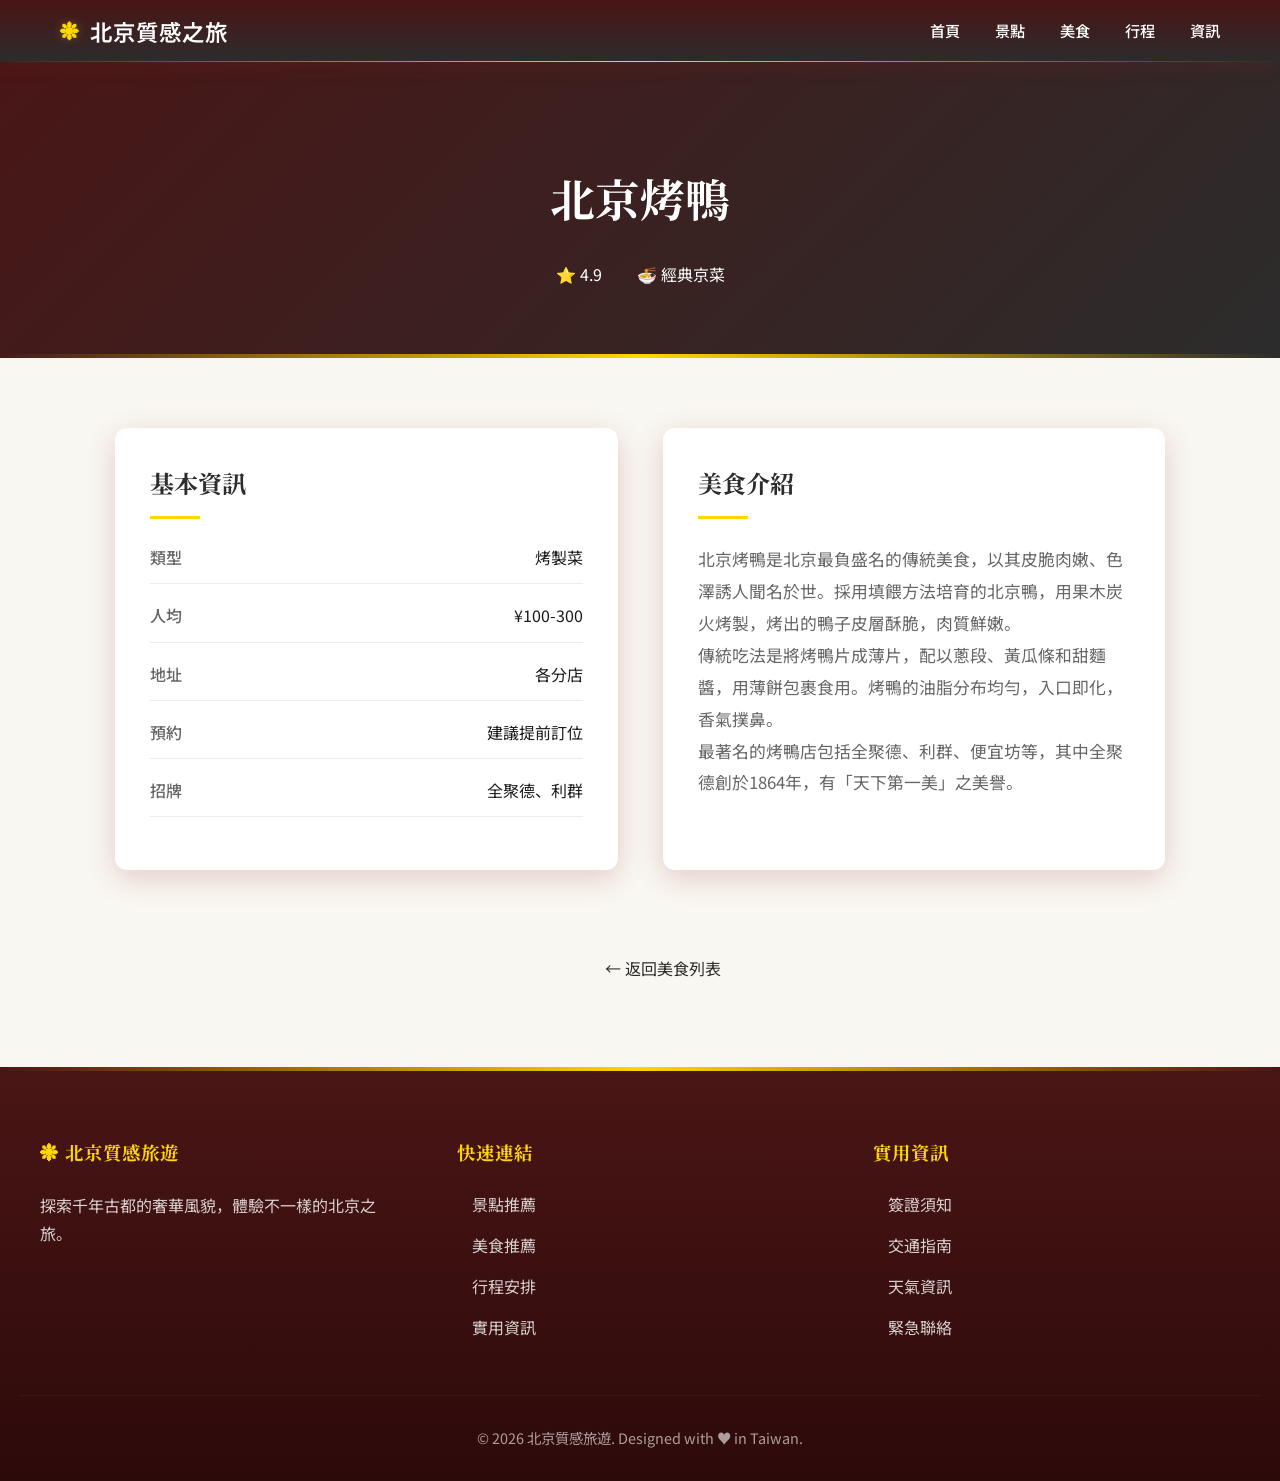
<file: food-detail.html>
<!DOCTYPE html>
<html lang="zh-TW">
<head>
  <meta charset="UTF-8">
  <meta name="viewport" content="width=device-width, initial-scale=1.0">
  <title>美食詳情 | 北京質感旅遊</title>
  <link rel="preconnect" href="https://fonts.googleapis.com">
  <link rel="preconnect" href="https://fonts.gstatic.com" crossorigin>
  <link href="https://fonts.googleapis.com/css2?family=Noto+Sans+JP:wght@400;500;700&family=Noto+Serif+JP:wght@400;600;700&display=swap" rel="stylesheet">
  <link rel="stylesheet" href="css/style.css">
</head>
<body>
  <nav class="nav">
    <div class="nav-container">
      <a href="index.html" class="logo">
        <span class="logo-icon">❋</span>
        北京質感之旅
      </a>
      <ul class="nav-links" id="navLinks">
        <li><a href="index.html">首頁</a></li>
        <li><a href="spots.html">景點</a></li>
        <li><a href="foods.html">美食</a></li>
        <li><a href="itinerary.html">行程</a></li>
        <li><a href="info.html">資訊</a></li>
      </ul>
      <div class="nav-toggle" onclick="toggleNav()">
        <span></span>
        <span></span>
        <span></span>
      </div>
    </div>
  </nav>

  <header class="detail-header">
    <h1>北京烤鴨</h1>
    <div class="detail-meta">
      <span>⭐ 4.9</span>
      <span>🍜 經典京菜</span>
    </div>
  </header>

  <section class="detail-content">
    <div class="detail-grid">
      <div class="detail-info">
        <h3>基本資訊</h3>
        <p><span>類型</span><span>烤製菜</span></p>
        <p><span>人均</span><span>¥100-300</span></p>
        <p><span>地址</span><span>各分店</span></p>
        <p><span>預約</span><span>建議提前訂位</span></p>
        <p><span>招牌</span><span>全聚德、利群</span></p>
      </div>
      <div class="detail-description">
        <h3>美食介紹</h3>
        <p>北京烤鴨是北京最負盛名的傳統美食，以其皮脆肉嫩、色澤誘人聞名於世。採用填餵方法培育的北京鴨，用果木炭火烤製，烤出的鴨子皮層酥脆，肉質鮮嫩。</p>
        <p>傳統吃法是將烤鴨片成薄片，配以蔥段、黃瓜條和甜麵醬，用薄餅包裹食用。烤鴨的油脂分布均勻，入口即化，香氣撲鼻。</p>
        <p>最著名的烤鴨店包括全聚德、利群、便宜坊等，其中全聚德創於1864年，有「天下第一美」之美譽。</p>
      </div>
    </div>
    <div style="text-align: center; margin-top: 40px;">
      <a href="foods.html" class="back-link">← 返回美食列表</a>
    </div>
  </section>

  <footer class="footer">
    <div class="footer-container">
      <div>
        <h4 class="footer-logo">❋ 北京質感旅遊</h4>
        <p style="opacity: 0.8; line-height: 1.8;">探索千年古都的奢華風貌，體驗不一樣的北京之旅。</p>
      </div>
      <div>
        <h4>快速連結</h4>
        <ul class="footer-links">
          <li><a href="spots.html">景點推薦</a></li>
          <li><a href="foods.html">美食推薦</a></li>
          <li><a href="itinerary.html">行程安排</a></li>
          <li><a href="info.html">實用資訊</a></li>
        </ul>
      </div>
      <div>
        <h4>實用資訊</h4>
        <ul class="footer-links">
          <li><a href="info.html">簽證須知</a></li>
          <li><a href="info.html">交通指南</a></li>
          <li><a href="info.html">天氣資訊</a></li>
          <li><a href="info.html">緊急聯絡</a></li>
        </ul>
      </div>
    </div>
    <div class="footer-bottom">
      <p>© 2026 北京質感旅遊. Designed with ♥ in Taiwan.</p>
    </div>
  </footer>

  <script>
    function toggleNav() {
      var navLinks = document.getElementById('navLinks');
      navLinks.classList.toggle('active');
    }
  </script>
</body>
</html>
</file>
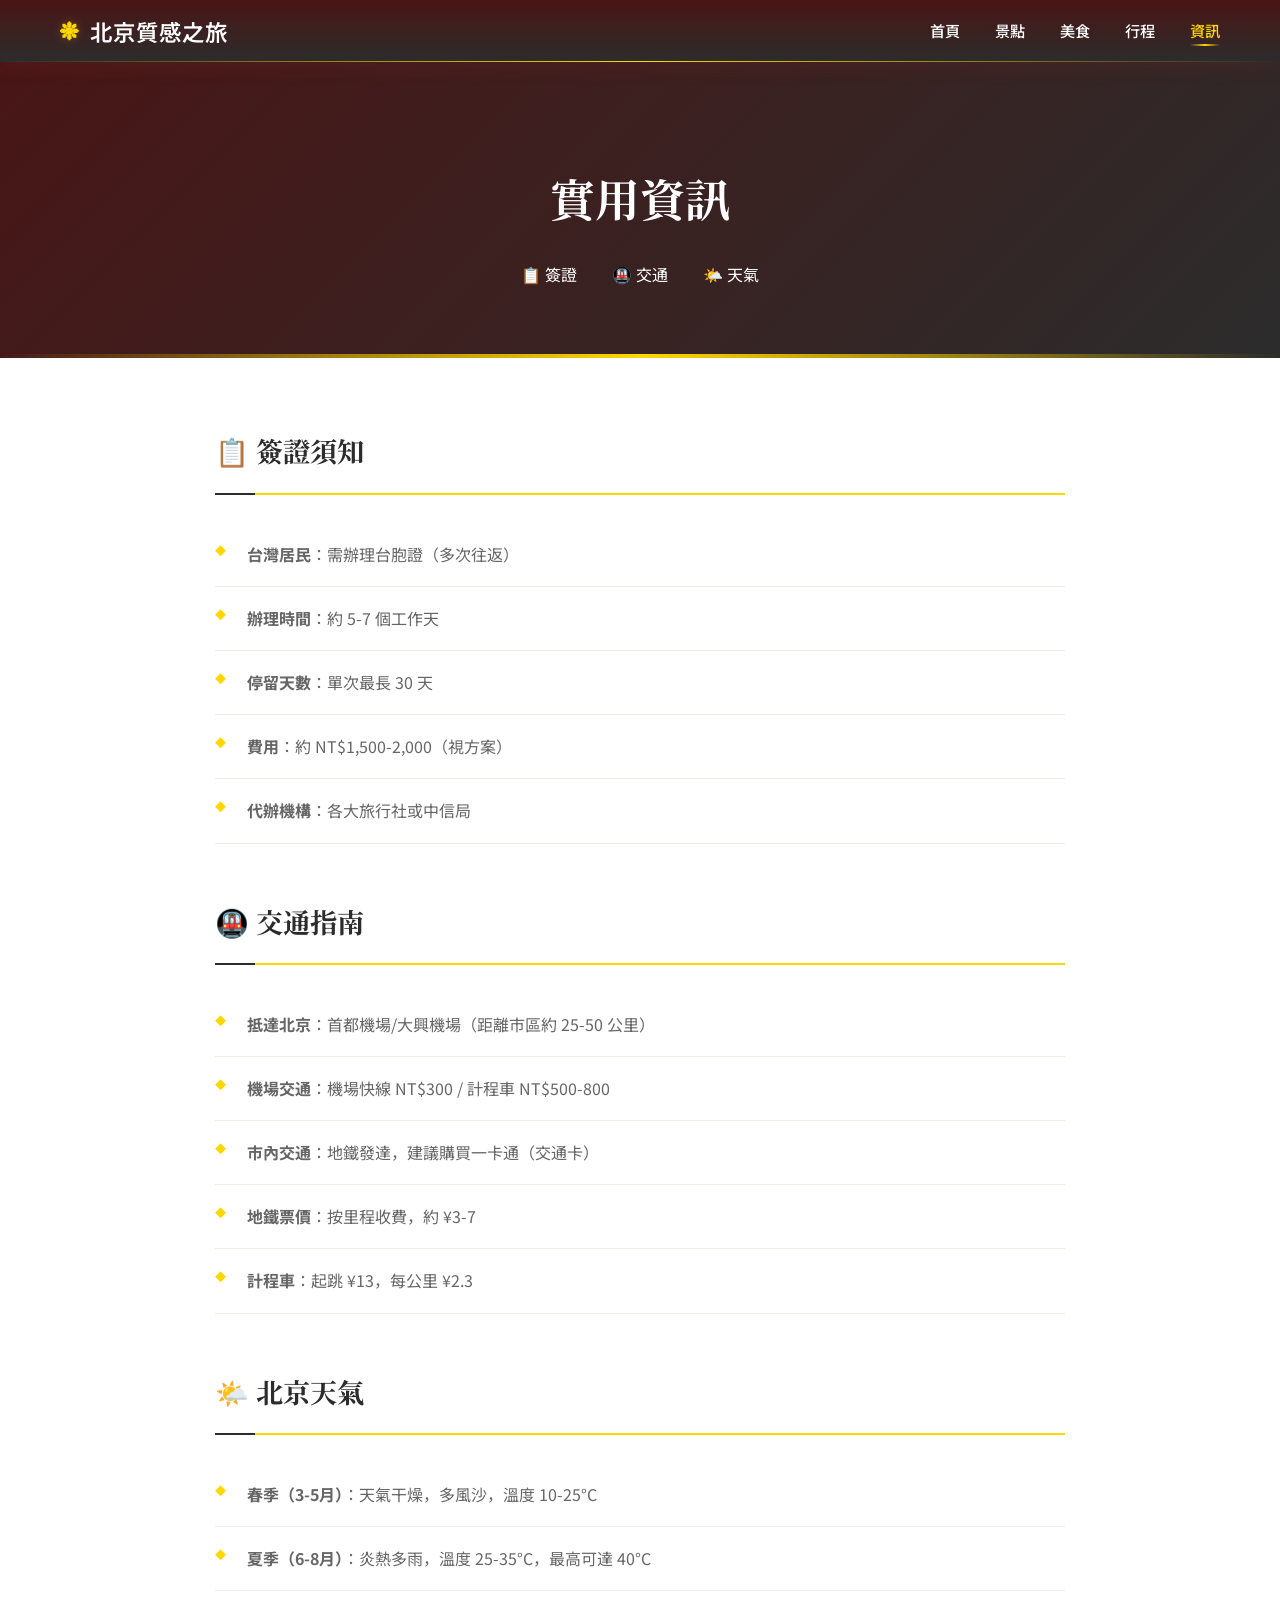
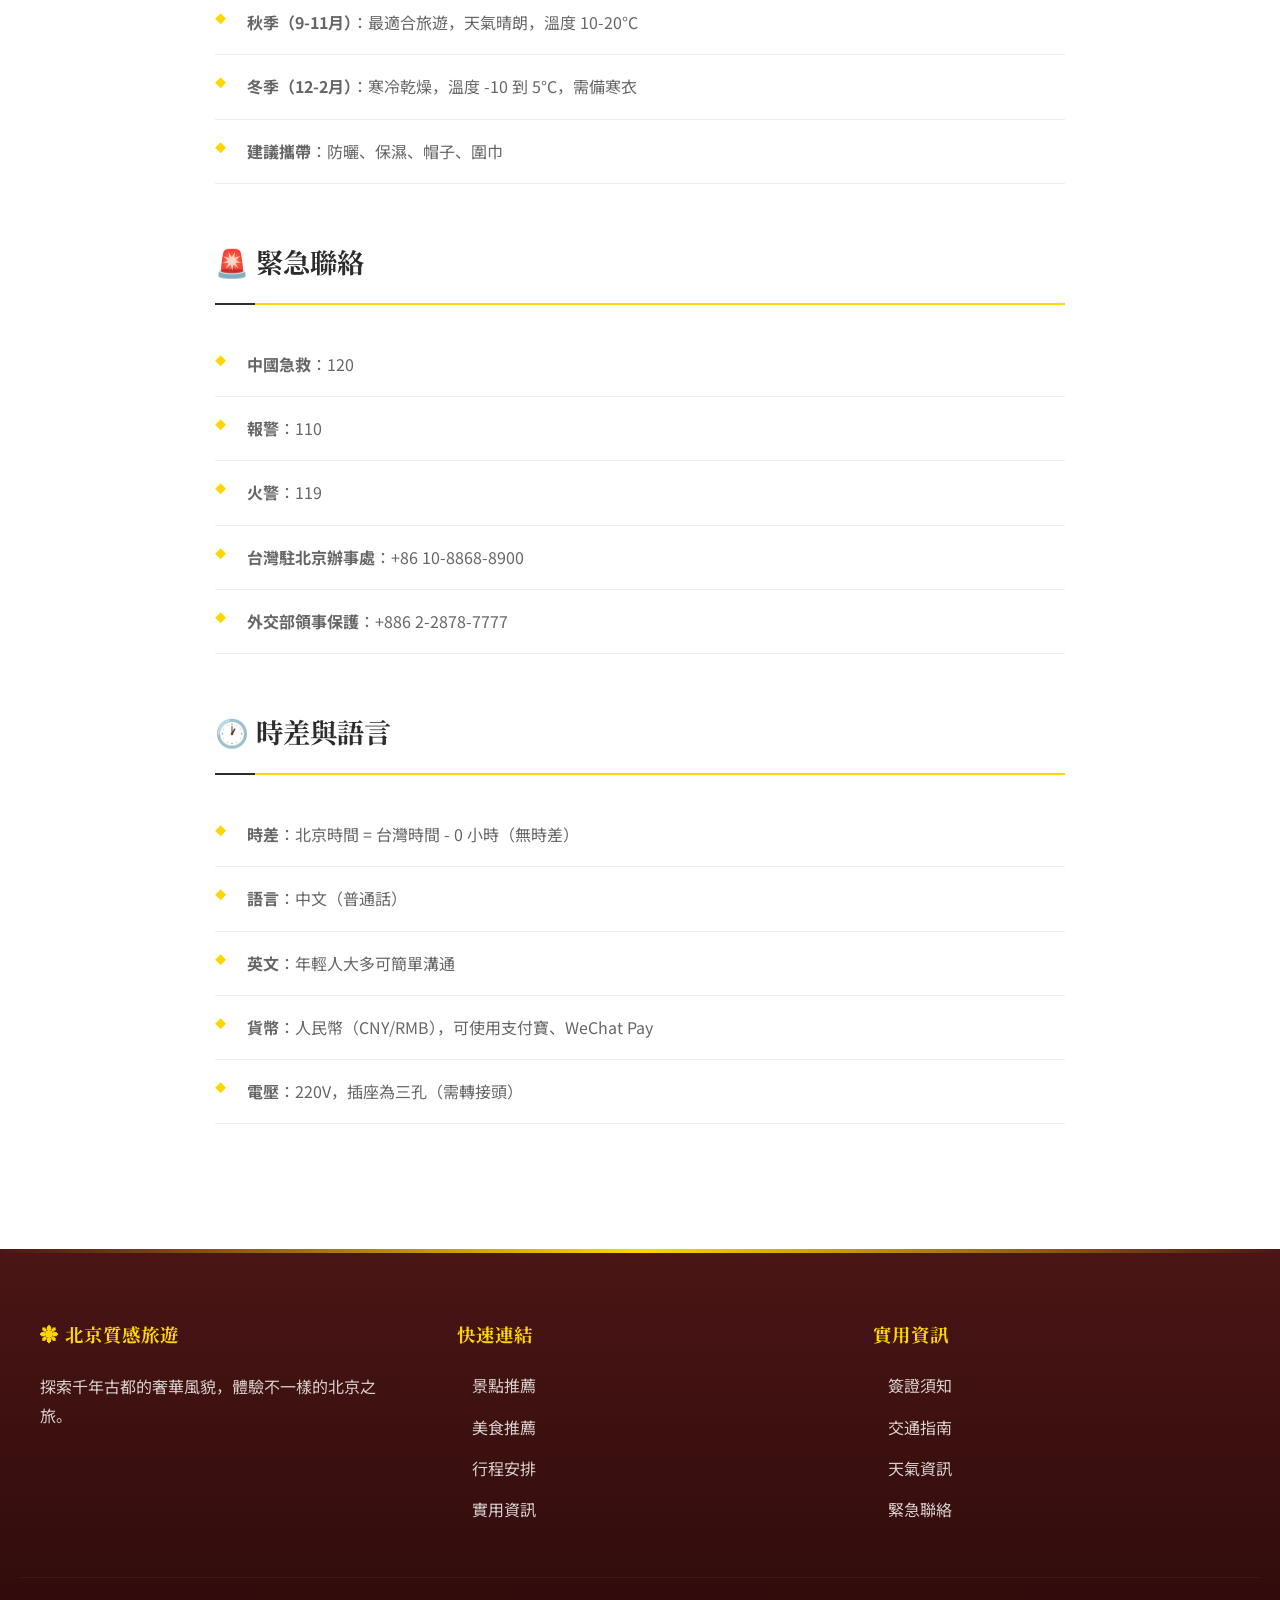
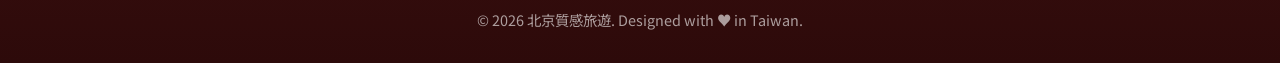
<file: info.html>
<!DOCTYPE html>
<html lang="zh-TW">
<head>
  <meta charset="UTF-8">
  <meta name="viewport" content="width=device-width, initial-scale=1.0">
  <title>實用資訊 | 北京質感旅遊</title>
  <link rel="preconnect" href="https://fonts.googleapis.com">
  <link rel="preconnect" href="https://fonts.gstatic.com" crossorigin>
  <link href="https://fonts.googleapis.com/css2?family=Noto+Sans+JP:wght@400;500;700&family=Noto+Serif+JP:wght@400;600;700&display=swap" rel="stylesheet">
  <link rel="stylesheet" href="css/style.css">
</head>
<body>
  <nav class="nav">
    <div class="nav-container">
      <a href="index.html" class="logo">
        <span class="logo-icon">❋</span>
        北京質感之旅
      </a>
      <ul class="nav-links" id="navLinks">
        <li><a href="index.html">首頁</a></li>
        <li><a href="spots.html">景點</a></li>
        <li><a href="foods.html">美食</a></li>
        <li><a href="itinerary.html">行程</a></li>
        <li><a href="info.html" class="nav-active">資訊</a></li>
      </ul>
      <div class="nav-toggle" onclick="toggleNav()">
        <span></span>
        <span></span>
        <span></span>
      </div>
    </div>
  </nav>

  <header class="detail-header">
    <h1>實用資訊</h1>
    <div class="detail-meta">
      <span>📋 簽證</span>
      <span>🚇 交通</span>
      <span>🌤️ 天氣</span>
    </div>
  </header>

  <section class="info-section">
    <div class="info-container">
      <div class="info-block">
        <h3>📋 簽證須知</h3>
        <ul>
          <li><strong>台灣居民</strong>：需辦理台胞證（多次往返）</li>
          <li><strong>辦理時間</strong>：約 5-7 個工作天</li>
          <li><strong>停留天數</strong>：單次最長 30 天</li>
          <li><strong>費用</strong>：約 NT$1,500-2,000（視方案）</li>
          <li><strong>代辦機構</strong>：各大旅行社或中信局</li>
        </ul>
      </div>

      <div class="info-block">
        <h3>🚇 交通指南</h3>
        <ul>
          <li><strong>抵達北京</strong>：首都機場/大興機場（距離市區約 25-50 公里）</li>
          <li><strong>機場交通</strong>：機場快線 NT$300 / 計程車 NT$500-800</li>
          <li><strong>市內交通</strong>：地鐵發達，建議購買一卡通（交通卡）</li>
          <li><strong>地鐵票價</strong>：按里程收費，約 ¥3-7</li>
          <li><strong>計程車</strong>：起跳 ¥13，每公里 ¥2.3</li>
        </ul>
      </div>

      <div class="info-block">
        <h3>🌤️ 北京天氣</h3>
        <ul>
          <li><strong>春季（3-5月）</strong>：天氣干燥，多風沙，溫度 10-25°C</li>
          <li><strong>夏季（6-8月）</strong>：炎熱多雨，溫度 25-35°C，最高可達 40°C</li>
          <li><strong>秋季（9-11月）</strong>：最適合旅遊，天氣晴朗，溫度 10-20°C</li>
          <li><strong>冬季（12-2月）</strong>：寒冷乾燥，溫度 -10 到 5°C，需備寒衣</li>
          <li><strong>建議攜帶</strong>：防曬、保濕、帽子、圍巾</li>
        </ul>
      </div>

      <div class="info-block">
        <h3>🚨 緊急聯絡</h3>
        <ul>
          <li><strong>中國急救</strong>：120</li>
          <li><strong>報警</strong>：110</li>
          <li><strong>火警</strong>：119</li>
          <li><strong>台灣駐北京辦事處</strong>：+86 10-8868-8900</li>
          <li><strong>外交部領事保護</strong>：+886 2-2878-7777</li>
        </ul>
      </div>

      <div class="info-block">
        <h3>🕐 時差與語言</h3>
        <ul>
          <li><strong>時差</strong>：北京時間 = 台灣時間 - 0 小時（無時差）</li>
          <li><strong>語言</strong>：中文（普通話）</li>
          <li><strong>英文</strong>：年輕人大多可簡單溝通</li>
          <li><strong>貨幣</strong>：人民幣（CNY/RMB），可使用支付寶、WeChat Pay</li>
          <li><strong>電壓</strong>：220V，插座為三孔（需轉接頭）</li>
        </ul>
      </div>
    </div>
  </section>

  <footer class="footer">
    <div class="footer-container">
      <div>
        <h4 class="footer-logo">❋ 北京質感旅遊</h4>
        <p style="opacity: 0.8; line-height: 1.8;">探索千年古都的奢華風貌，體驗不一樣的北京之旅。</p>
      </div>
      <div>
        <h4>快速連結</h4>
        <ul class="footer-links">
          <li><a href="spots.html">景點推薦</a></li>
          <li><a href="foods.html">美食推薦</a></li>
          <li><a href="itinerary.html">行程安排</a></li>
          <li><a href="info.html">實用資訊</a></li>
        </ul>
      </div>
      <div>
        <h4>實用資訊</h4>
        <ul class="footer-links">
          <li><a href="info.html">簽證須知</a></li>
          <li><a href="info.html">交通指南</a></li>
          <li><a href="info.html">天氣資訊</a></li>
          <li><a href="info.html">緊急聯絡</a></li>
        </ul>
      </div>
    </div>
    <div class="footer-bottom">
      <p>© 2026 北京質感旅遊. Designed with ♥ in Taiwan.</p>
    </div>
  </footer>

  <script>
    function toggleNav() {
      var navLinks = document.getElementById('navLinks');
      navLinks.classList.toggle('active');
    }
  </script>
</body>
</html>
</file>
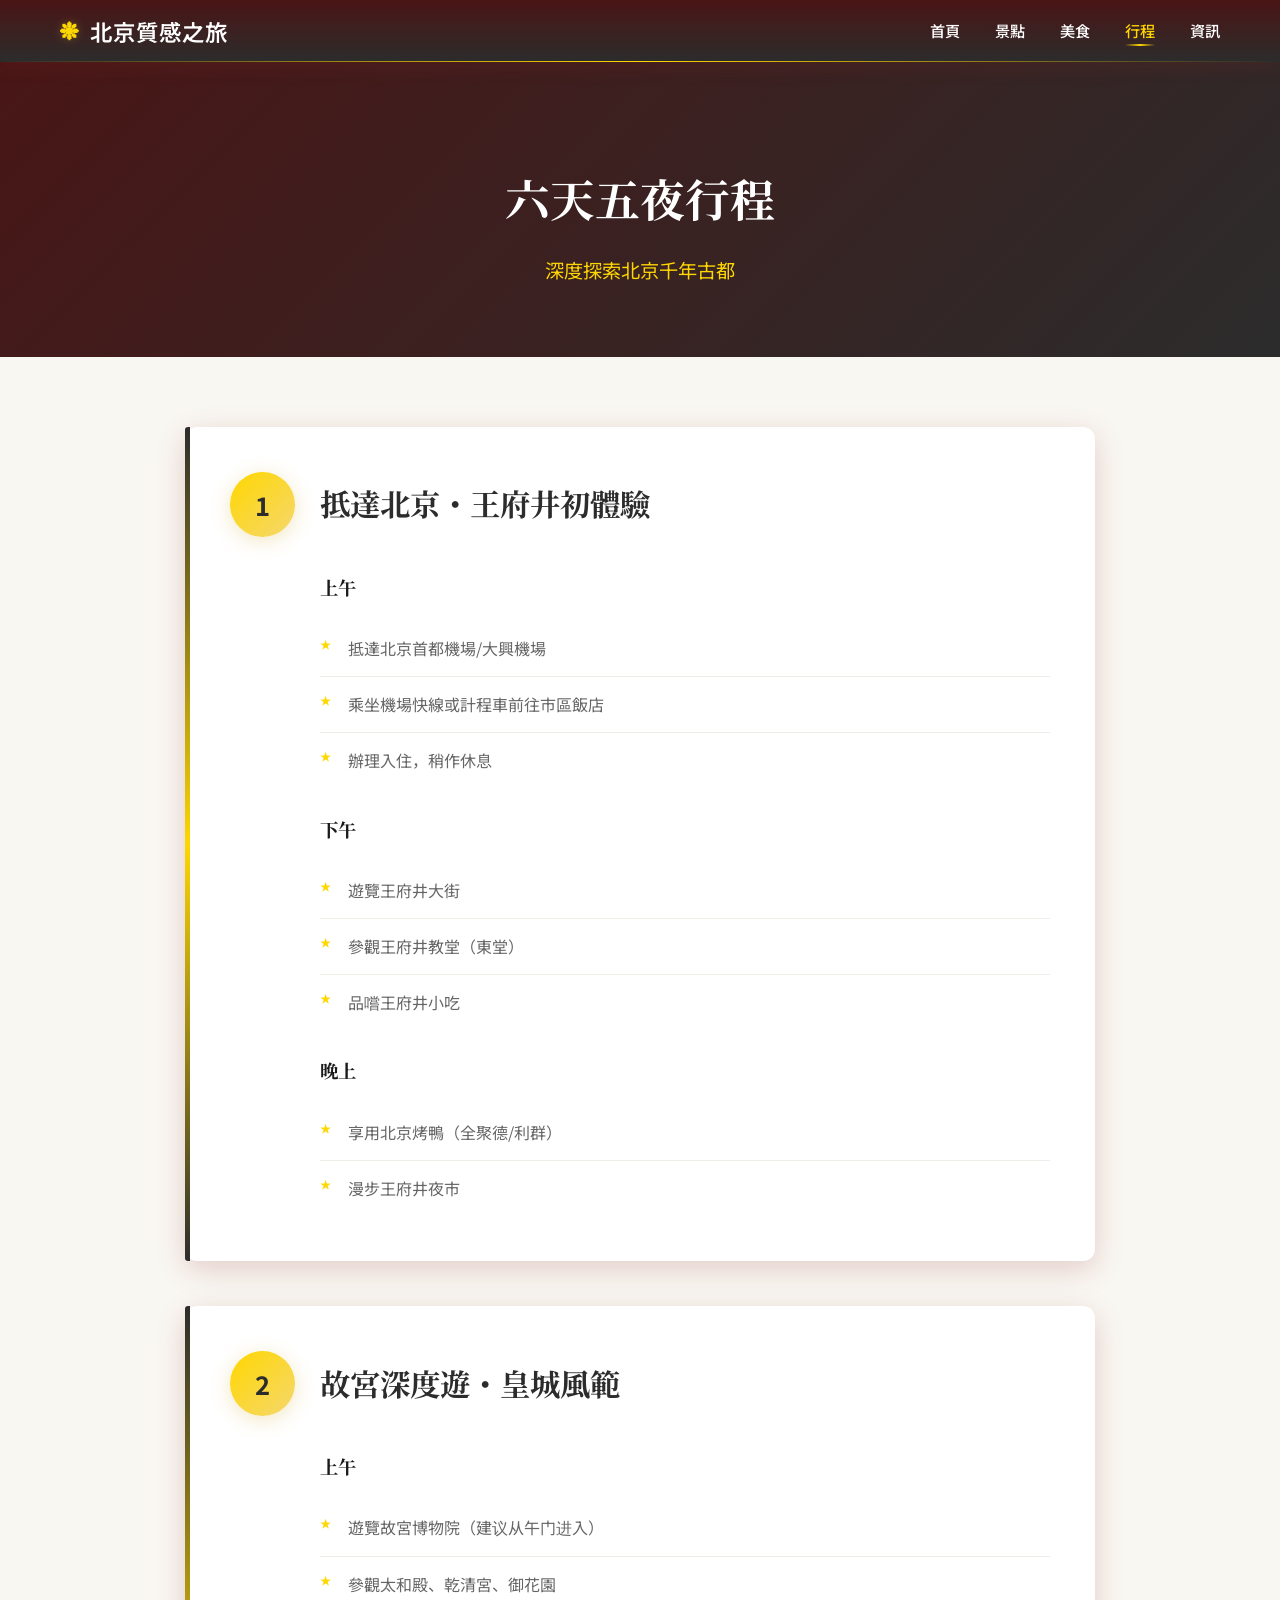
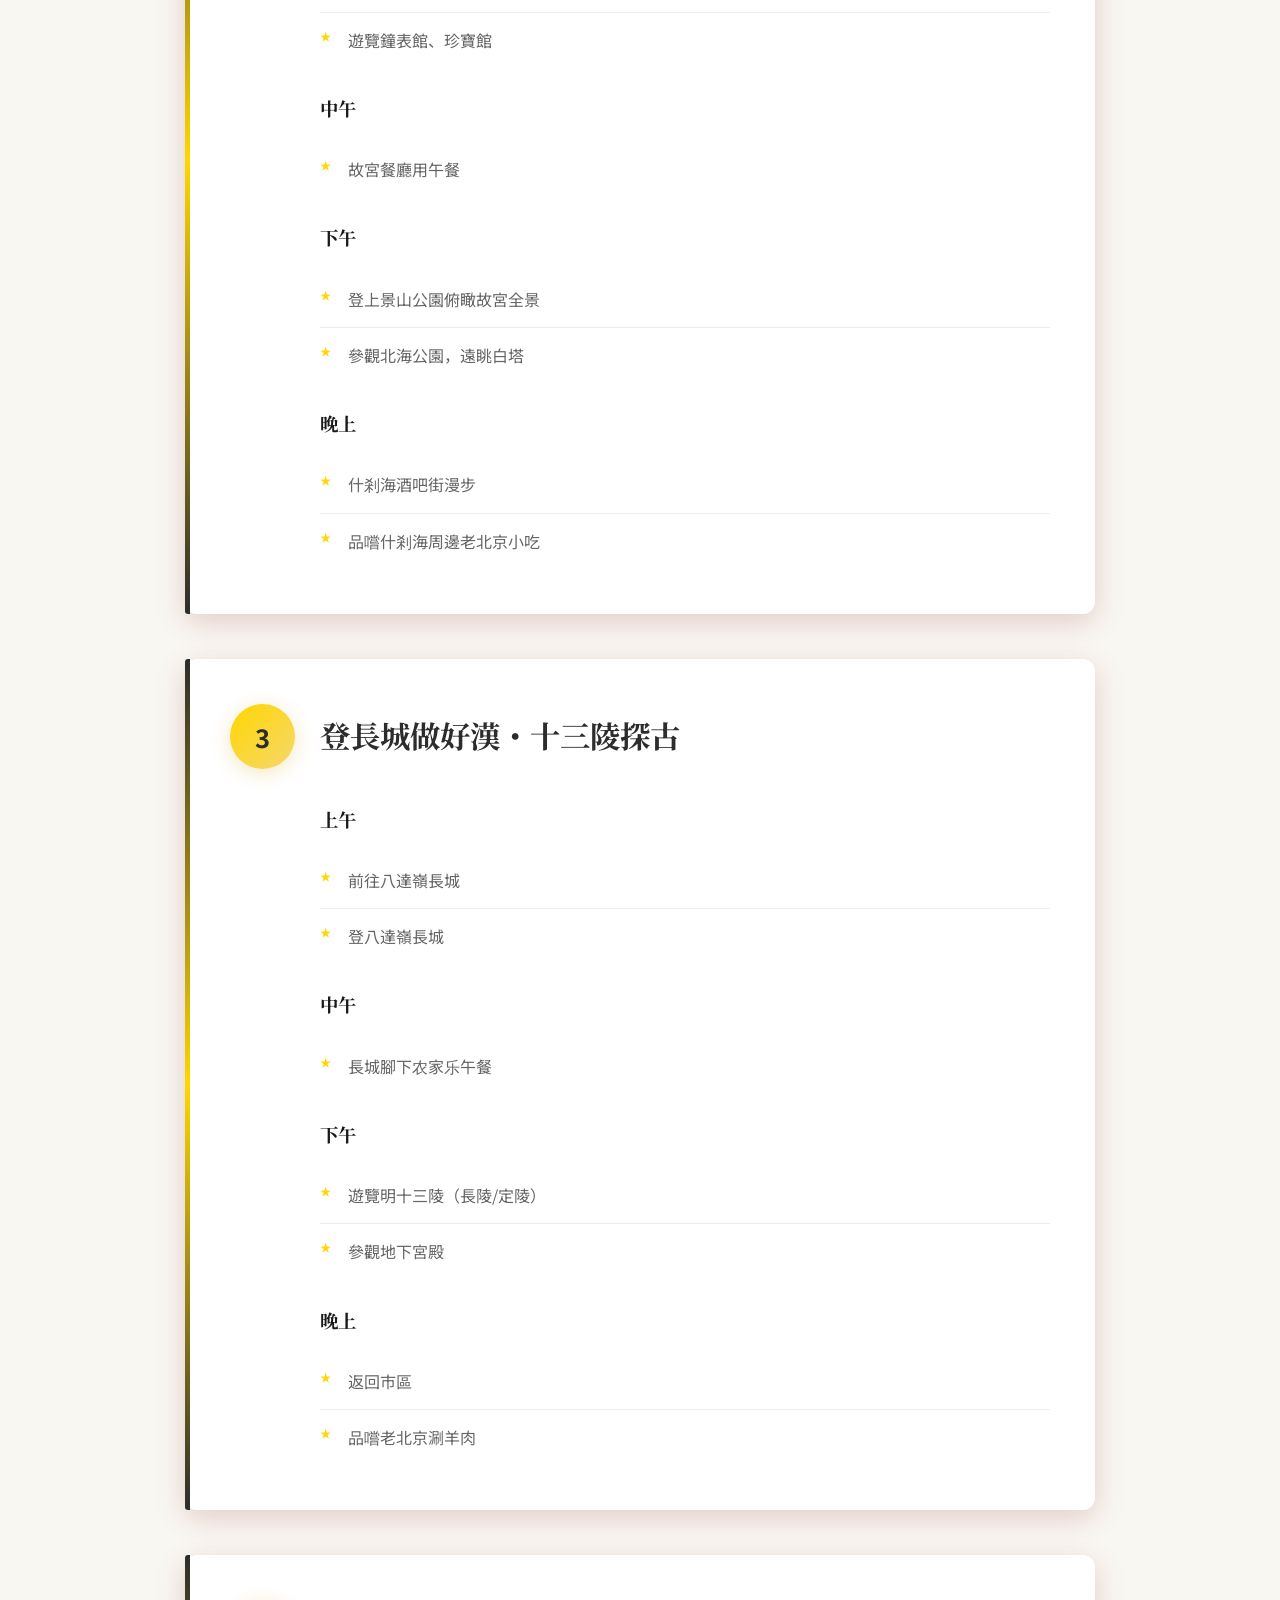
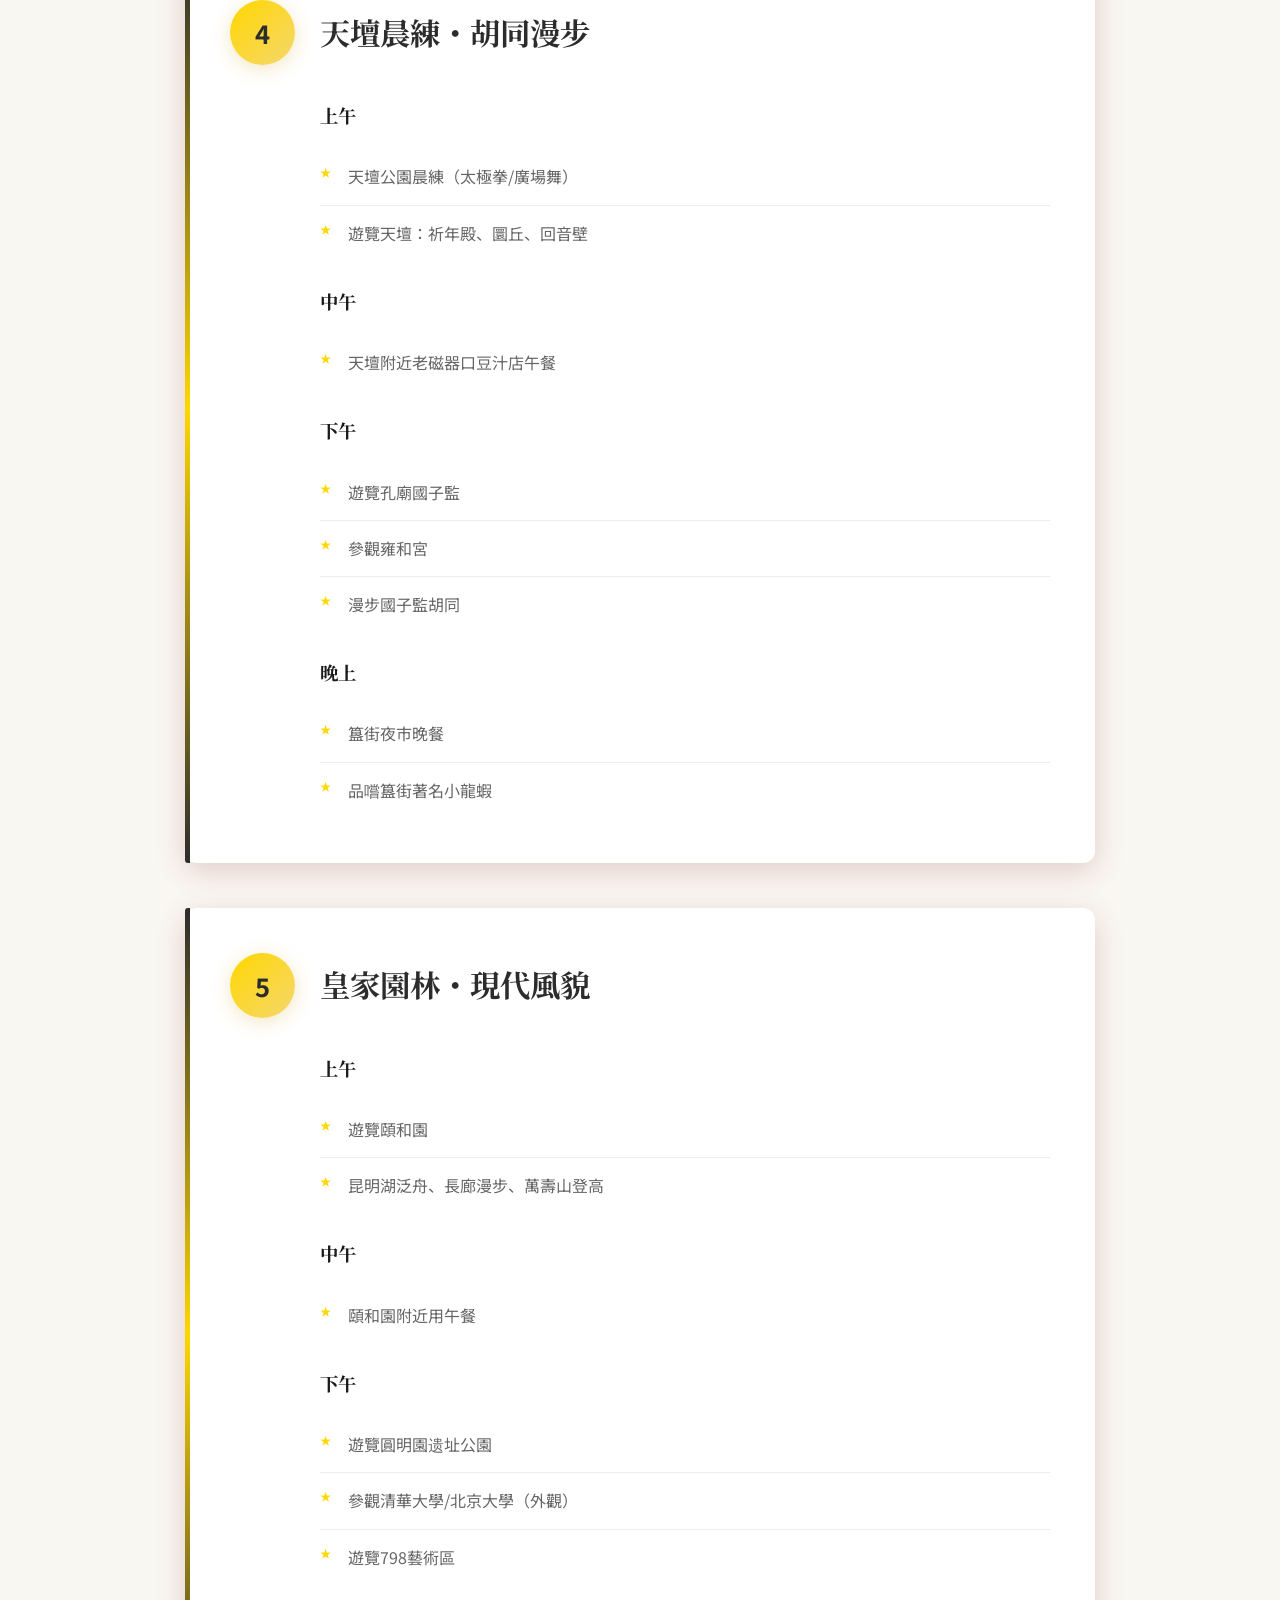
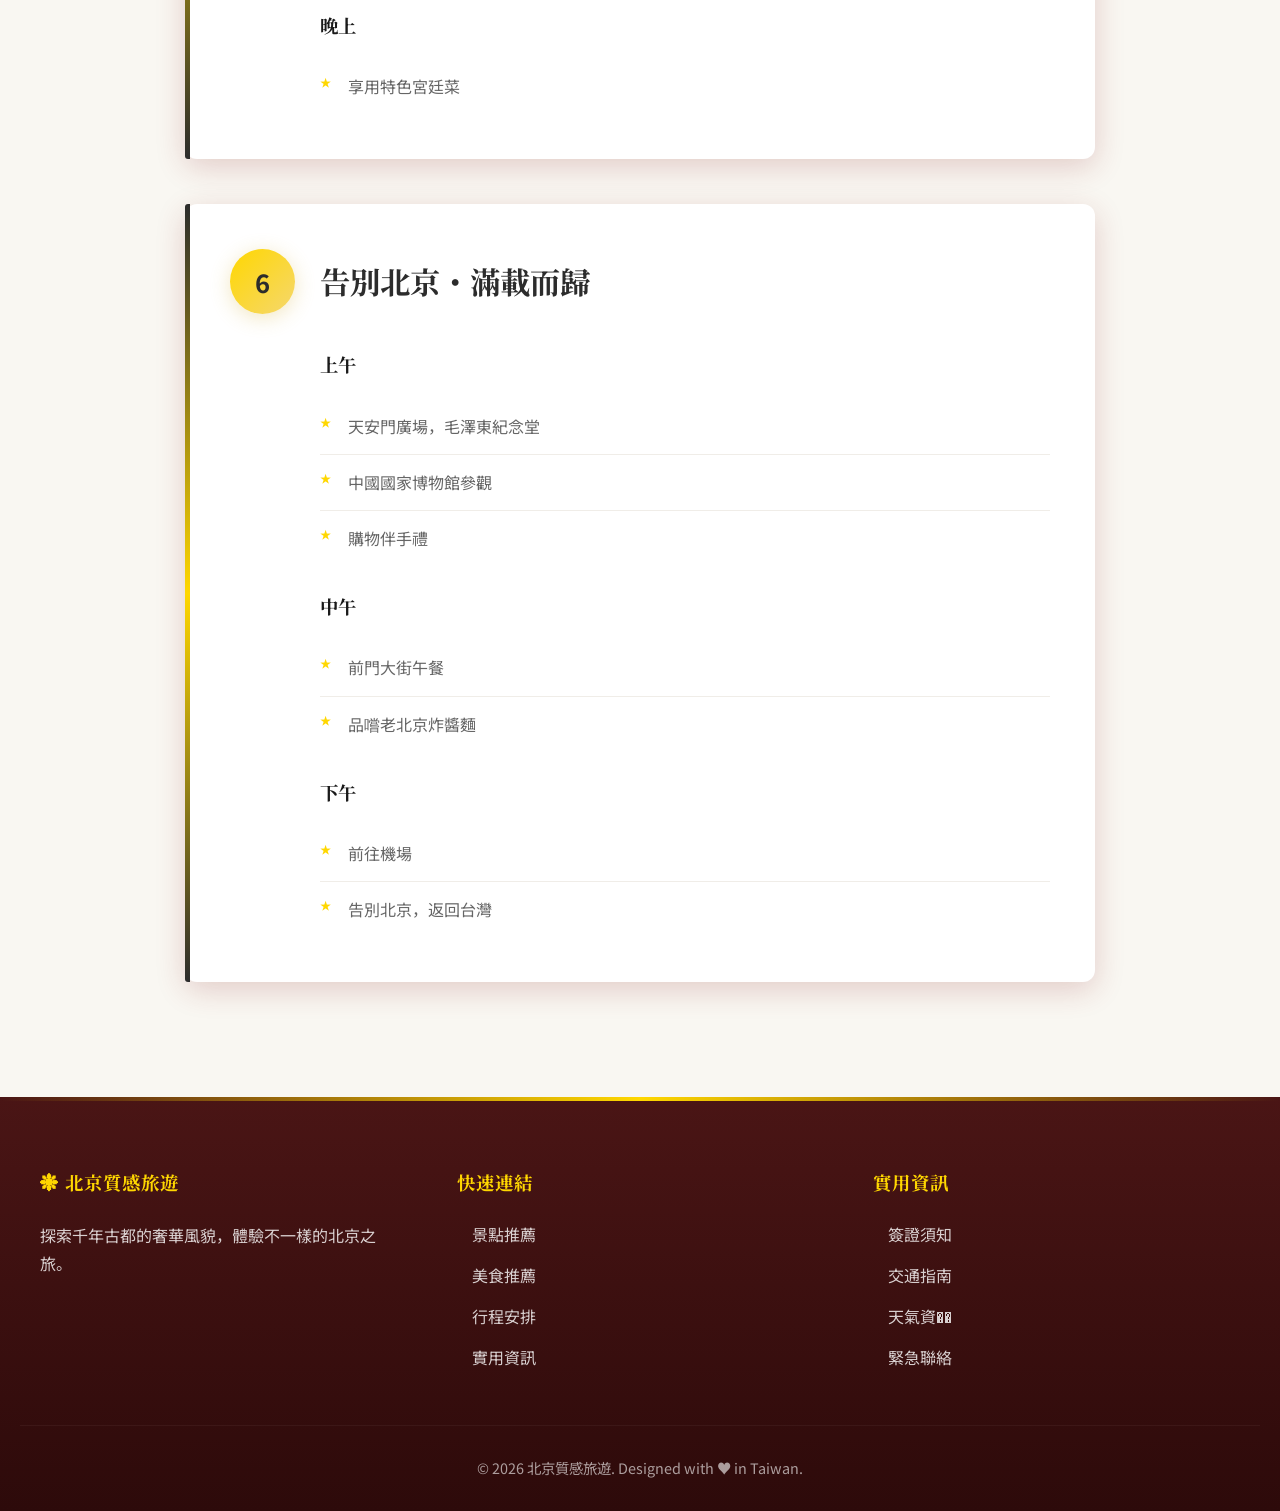
<file: itinerary.html>
<!DOCTYPE html>
<html lang="zh-TW">
<head>
  <meta charset="UTF-8">
  <meta name="viewport" content="width=device-width, initial-scale=1.0">
  <title>行程安排 | 北京質感旅遊</title>
  <link rel="preconnect" href="https://fonts.googleapis.com">
  <link rel="preconnect" href="https://fonts.gstatic.com" crossorigin>
  <link href="https://fonts.googleapis.com/css2?family=Noto+Sans+JP:wght@400;500;700&family=Noto+Serif+JP:wght@400;600;700&display=swap" rel="stylesheet">
  <link rel="stylesheet" href="css/style.css">
</head>
<body>
  <nav class="nav">
    <div class="nav-container">
      <a href="index.html" class="logo">
        <span class="logo-icon">❋</span>
        北京質感之旅
      </a>
      <ul class="nav-links" id="navLinks">
        <li><a href="index.html">首頁</a></li>
        <li><a href="spots.html">景點</a></li>
        <li><a href="foods.html">美食</a></li>
        <li><a href="itinerary.html" class="nav-active">行程</a></li>
        <li><a href="info.html">資訊</a></li>
      </ul>
      <div class="nav-toggle" onclick="toggleNav()">
        <span></span>
        <span></span>
        <span></span>
      </div>
    </div>
  </nav>

  <header class="itinerary-header">
    <h1>六天五夜行程</h1>
    <p>深度探索北京千年古都</p>
  </header>

  <section class="itinerary-days">
    <div class="day-detail">
      <div class="day-detail-header">
        <span class="day-detail-number">1</span>
        <h2 class="day-detail-title">抵達北京・王府井初體驗</h2>
      </div>
      <div class="day-detail-content">
        <h4>上午</h4>
        <ul>
          <li>抵達北京首都機場/大興機場</li>
          <li>乘坐機場快線或計程車前往市區飯店</li>
          <li>辦理入住，稍作休息</li>
        </ul>
        <h4>下午</h4>
        <ul>
          <li>遊覽王府井大街</li>
          <li>參觀王府井教堂（東堂）</li>
          <li>品嚐王府井小吃</li>
        </ul>
        <h4>晚上</h4>
        <ul>
          <li>享用北京烤鴨（全聚德/利群）</li>
          <li>漫步王府井夜市</li>
        </ul>
      </div>
    </div>

    <div class="day-detail">
      <div class="day-detail-header">
        <span class="day-detail-number">2</span>
        <h2 class="day-detail-title">故宮深度遊・皇城風範</h2>
      </div>
      <div class="day-detail-content">
        <h4>上午</h4>
        <ul>
          <li>遊覽故宮博物院（建议从午门进入）</li>
          <li>參觀太和殿、乾清宮、御花園</li>
          <li>遊覽鐘表館、珍寶館</li>
        </ul>
        <h4>中午</h4>
        <ul>
          <li>故宮餐廳用午餐</li>
        </ul>
        <h4>下午</h4>
        <ul>
          <li>登上景山公園俯瞰故宮全景</li>
          <li>參觀北海公園，遠眺白塔</li>
        </ul>
        <h4>晚上</h4>
        <ul>
          <li>什剎海酒吧街漫步</li>
          <li>品嚐什剎海周邊老北京小吃</li>
        </ul>
      </div>
    </div>

    <div class="day-detail">
      <div class="day-detail-header">
        <span class="day-detail-number">3</span>
        <h2 class="day-detail-title">登長城做好漢・十三陵探古</h2>
      </div>
      <div class="day-detail-content">
        <h4>上午</h4>
        <ul>
          <li>前往八達嶺長城</li>
          <li>登八達嶺長城</li>
        </ul>
        <h4>中午</h4>
        <ul>
          <li>長城腳下农家乐午餐</li>
        </ul>
        <h4>下午</h4>
        <ul>
          <li>遊覽明十三陵（長陵/定陵）</li>
          <li>參觀地下宮殿</li>
        </ul>
        <h4>晚上</h4>
        <ul>
          <li>返回市區</li>
          <li>品嚐老北京涮羊肉</li>
        </ul>
      </div>
    </div>

    <div class="day-detail">
      <div class="day-detail-header">
        <span class="day-detail-number">4</span>
        <h2 class="day-detail-title">天壇晨練・胡同漫步</h2>
      </div>
      <div class="day-detail-content">
        <h4>上午</h4>
        <ul>
          <li>天壇公園晨練（太極拳/廣場舞）</li>
          <li>遊覽天壇：祈年殿、圜丘、回音壁</li>
        </ul>
        <h4>中午</h4>
        <ul>
          <li>天壇附近老磁器口豆汁店午餐</li>
        </ul>
        <h4>下午</h4>
        <ul>
          <li>遊覽孔廟國子監</li>
          <li>參觀雍和宮</li>
          <li>漫步國子監胡同</li>
        </ul>
        <h4>晚上</h4>
        <ul>
          <li>簋街夜市晚餐</li>
          <li>品嚐簋街著名小龍蝦</li>
        </ul>
      </div>
    </div>

    <div class="day-detail">
      <div class="day-detail-header">
        <span class="day-detail-number">5</span>
        <h2 class="day-detail-title">皇家園林・現代風貌</h2>
      </div>
      <div class="day-detail-content">
        <h4>上午</h4>
        <ul>
          <li>遊覽頤和園</li>
          <li>昆明湖泛舟、長廊漫步、萬壽山登高</li>
        </ul>
        <h4>中午</h4>
        <ul>
          <li>頤和園附近用午餐</li>
        </ul>
        <h4>下午</h4>
        <ul>
          <li>遊覽圓明園遗址公園</li>
          <li>參觀清華大學/北京大學（外觀）</li>
          <li>遊覽798藝術區</li>
        </ul>
        <h4>晚上</h4>
        <ul>
          <li>享用特色宮廷菜</li>
        </ul>
      </div>
    </div>

    <div class="day-detail">
      <div class="day-detail-header">
        <span class="day-detail-number">6</span>
        <h2 class="day-detail-title">告別北京・滿載而歸</h2>
      </div>
      <div class="day-detail-content">
        <h4>上午</h4>
        <ul>
          <li>天安門廣場，毛澤東紀念堂</li>
          <li>中國國家博物館參觀</li>
          <li>購物伴手禮</li>
        </ul>
        <h4>中午</h4>
        <ul>
          <li>前門大街午餐</li>
          <li>品嚐老北京炸醬麵</li>
        </ul>
        <h4>下午</h4>
        <ul>
          <li>前往機場</li>
          <li>告別北京，返回台灣</li>
        </ul>
      </div>
    </div>
  </section>

  <footer class="footer">
    <div class="footer-container">
      <div>
        <h4 class="footer-logo">❋ 北京質感旅遊</h4>
        <p style="opacity: 0.8; line-height: 1.8;">探索千年古都的奢華風貌，體驗不一樣的北京之旅。</p>
      </div>
      <div>
        <h4>快速連結</h4>
        <ul class="footer-links">
          <li><a href="spots.html">景點推薦</a></li>
          <li><a href="foods.html">美食推薦</a></li>
          <li><a href="itinerary.html">行程安排</a></li>
          <li><a href="info.html">實用資訊</a></li>
        </ul>
      </div>
      <div>
        <h4>實用資訊</h4>
        <ul class="footer-links">
          <li><a href="info.html">簽證須知</a></li>
          <li><a href="info.html">交通指南</a></li>
          <li><a href="info.html">天氣資��</a></li>
          <li><a href="info.html">緊急聯絡</a></li>
        </ul>
      </div>
    </div>
    <div class="footer-bottom">
      <p>© 2026 北京質感旅遊. Designed with ♥ in Taiwan.</p>
    </div>
  </footer>

  <script>
    function toggleNav() {
      var navLinks = document.getElementById('navLinks');
      navLinks.classList.toggle('active');
    }
  </script>
</body>
</html>
</file>
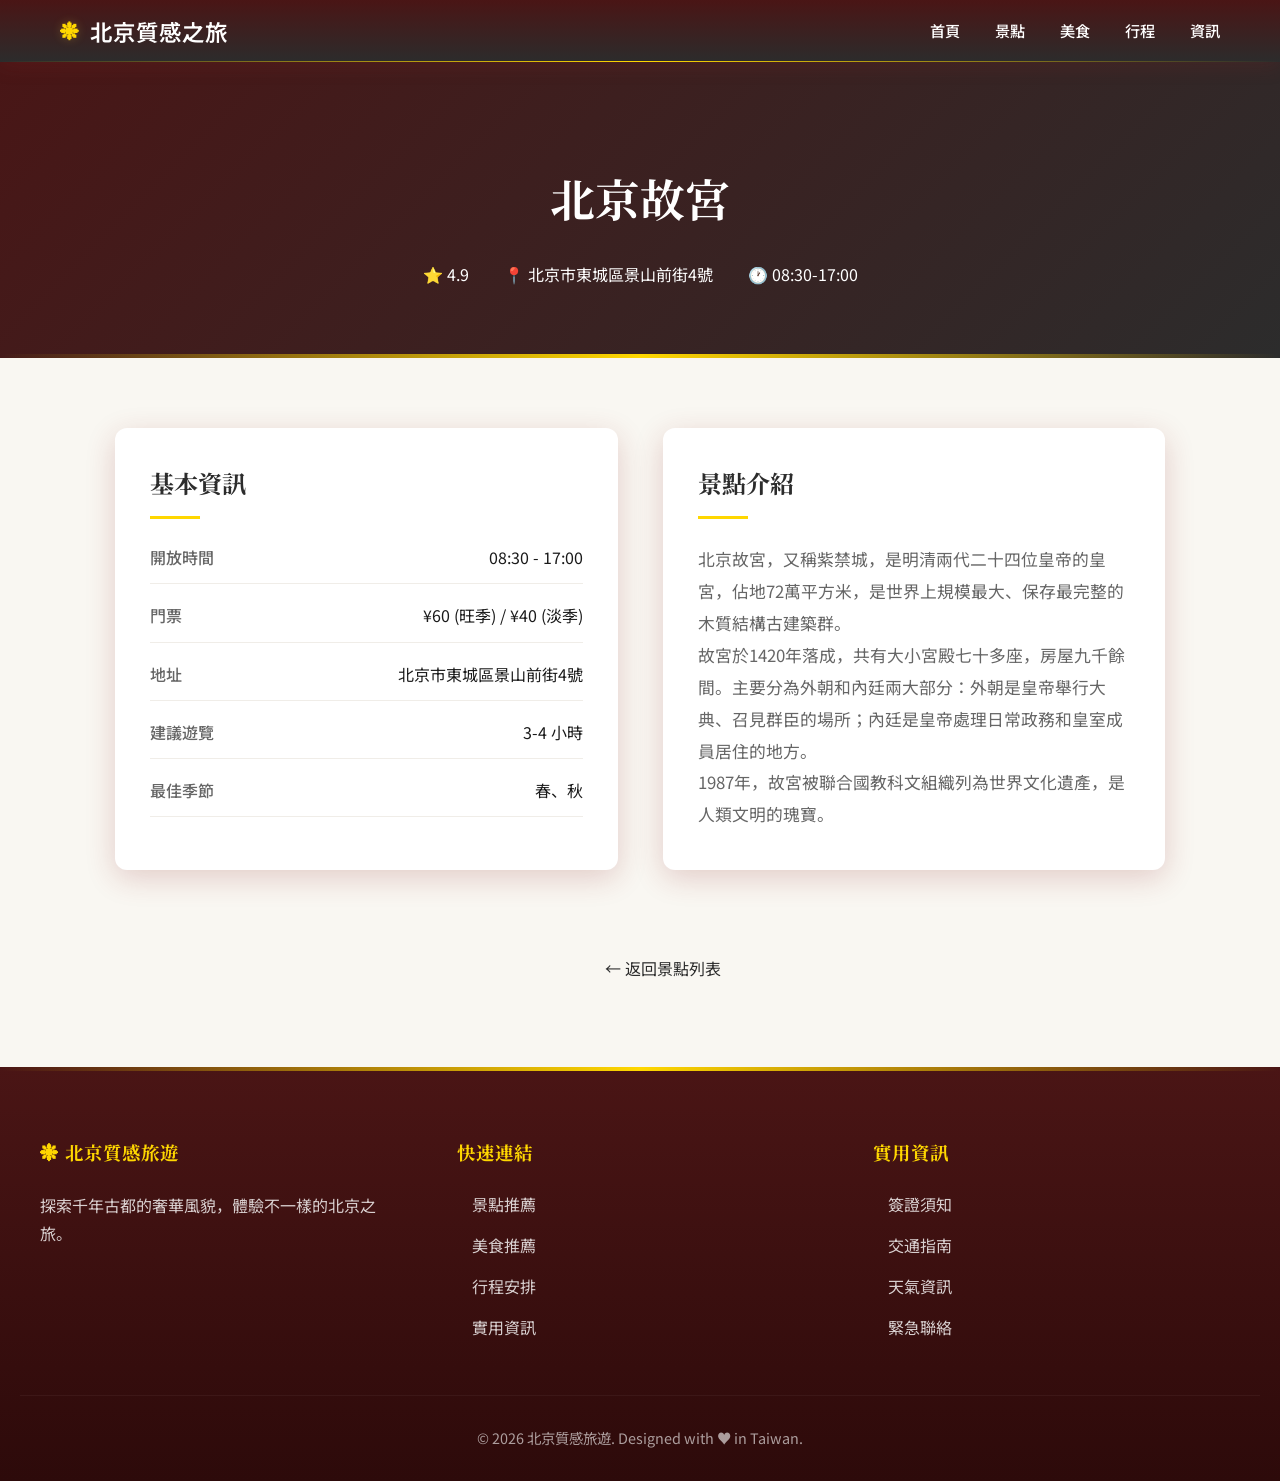
<file: spot-detail.html>
<!DOCTYPE html>
<html lang="zh-TW">
<head>
  <meta charset="UTF-8">
  <meta name="viewport" content="width=device-width, initial-scale=1.0">
  <title>景點詳情 | 北京質感旅遊</title>
  <link rel="preconnect" href="https://fonts.googleapis.com">
  <link rel="preconnect" href="https://fonts.gstatic.com" crossorigin>
  <link href="https://fonts.googleapis.com/css2?family=Noto+Sans+JP:wght@400;500;700&family=Noto+Serif+JP:wght@400;600;700&display=swap" rel="stylesheet">
  <link rel="stylesheet" href="css/style.css">
</head>
<body>
  <nav class="nav">
    <div class="nav-container">
      <a href="index.html" class="logo">
        <span class="logo-icon">❋</span>
        北京質感之旅
      </a>
      <ul class="nav-links" id="navLinks">
        <li><a href="index.html">首頁</a></li>
        <li><a href="spots.html">景點</a></li>
        <li><a href="foods.html">美食</a></li>
        <li><a href="itinerary.html">行程</a></li>
        <li><a href="info.html">資訊</a></li>
      </ul>
      <div class="nav-toggle" onclick="toggleNav()">
        <span></span>
        <span></span>
        <span></span>
      </div>
    </div>
  </nav>

  <header class="detail-header">
    <h1>北京故宮</h1>
    <div class="detail-meta">
      <span>⭐ 4.9</span>
      <span>📍 北京市東城區景山前街4號</span>
      <span>🕐 08:30-17:00</span>
    </div>
  </header>

  <section class="detail-content">
    <div class="detail-grid">
      <div class="detail-info">
        <h3>基本資訊</h3>
        <p><span>開放時間</span><span>08:30 - 17:00</span></p>
        <p><span>門票</span><span>¥60 (旺季) / ¥40 (淡季)</span></p>
        <p><span>地址</span><span>北京市東城區景山前街4號</span></p>
        <p><span>建議遊覽</span><span>3-4 小時</span></p>
        <p><span>最佳季節</span><span>春、秋</span></p>
      </div>
      <div class="detail-description">
        <h3>景點介紹</h3>
        <p>北京故宮，又稱紫禁城，是明清兩代二十四位皇帝的皇宮，佔地72萬平方米，是世界上規模最大、保存最完整的木質結構古建築群。</p>
        <p>故宮於1420年落成，共有大小宮殿七十多座，房屋九千餘間。主要分為外朝和內廷兩大部分：外朝是皇帝舉行大典、召見群臣的場所；內廷是皇帝處理日常政務和皇室成員居住的地方。</p>
        <p>1987年，故宮被聯合國教科文組織列為世界文化遺產，是人類文明的瑰寶。</p>
      </div>
    </div>
    <div style="text-align: center; margin-top: 40px;">
      <a href="spots.html" class="back-link">← 返回景點列表</a>
    </div>
  </section>

  <footer class="footer">
    <div class="footer-container">
      <div>
        <h4 class="footer-logo">❋ 北京質感旅遊</h4>
        <p style="opacity: 0.8; line-height: 1.8;">探索千年古都的奢華風貌，體驗不一樣的北京之旅。</p>
      </div>
      <div>
        <h4>快速連結</h4>
        <ul class="footer-links">
          <li><a href="spots.html">景點推薦</a></li>
          <li><a href="foods.html">美食推薦</a></li>
          <li><a href="itinerary.html">行程安排</a></li>
          <li><a href="info.html">實用資訊</a></li>
        </ul>
      </div>
      <div>
        <h4>實用資訊</h4>
        <ul class="footer-links">
          <li><a href="info.html">簽證須知</a></li>
          <li><a href="info.html">交通指南</a></li>
          <li><a href="info.html">天氣資訊</a></li>
          <li><a href="info.html">緊急聯絡</a></li>
        </ul>
      </div>
    </div>
    <div class="footer-bottom">
      <p>© 2026 北京質感旅遊. Designed with ♥ in Taiwan.</p>
    </div>
  </footer>

  <script>
    function toggleNav() {
      var navLinks = document.getElementById('navLinks');
      navLinks.classList.toggle('active');
    }
  </script>
</body>
</html>
</file>
<file: css/style.css>
/* 北京質感旅遊網站 - 奢華宮殿風格 */
:root {
  --palace-red: #2C2C2C;
  --palace-deep: #4A1515;
  --palace-dark: #2D0A0A;
  --gold: #FFD700;
  --gold-light: #F5D76E;
  --gold-dark: #B8962E;
  --black: #1A1A1A;
  --white: #FFFFFF;
  --cream: #F9F7F2;
  --gray-light: #F0EDE8;
  --gray: #666666;
  --shadow: rgba(139, 35, 35, 0.2);
  --gold-glow: rgba(212, 175, 55, 0.3);
}

* {
  margin: 0;
  padding: 0;
  box-sizing: border-box;
}

body {
  font-family: 'Noto Sans JP', 'Microsoft YaHei', sans-serif;
  background: var(--cream);
  color: var(--black);
  line-height: 1.7;
  overflow-x: hidden;
}

h1, h2, h3, h4 {
  font-family: 'Noto Serif JP', 'Microsoft YaHei', serif;
}

a {
  text-decoration: none;
  color: inherit;
}

img {
  max-width: 100%;
  height: auto;
}

/* ========== 導航 ========== */
.nav {
  position: fixed;
  top: 0;
  left: 0;
  right: 0;
  background: linear-gradient(180deg, var(--palace-deep) 0%, var(--palace-red) 100%);
  padding: 12px 0;
  z-index: 1000;
  box-shadow: 0 4px 20px var(--shadow);
}

.nav::after {
  content: "";
  position: absolute;
  bottom: 0;
  left: 0;
  right: 0;
  height: 1px;
  background: linear-gradient(90deg, transparent, var(--gold), transparent);
}

.nav-container {
  max-width: 1200px;
  margin: 0 auto;
  padding: 0 20px;
  display: flex;
  justify-content: space-between;
  align-items: center;
}

.logo {
  color: var(--white);
  font-size: 1.4rem;
  font-weight: 600;
  display: flex;
  align-items: center;
  gap: 10px;
  letter-spacing: 1px;
}

.logo-icon {
  color: var(--gold);
  font-size: 1.2rem;
  text-shadow: 0 0 10px var(--gold-glow);
  animation: glow 2s ease-in-out infinite;
}

@keyframes glow {
  0%, 100% { text-shadow: 0 0 10px var(--gold-glow); }
  50% { text-shadow: 0 0 20px var(--gold), 0 0 30px var(--gold-glow); }
}

.nav-links {
  display: flex;
  gap: 35px;
  list-style: none;
}

.nav-links a {
  color: var(--white);
  font-size: 0.95rem;
  font-weight: 500;
  transition: all 0.3s;
  position: relative;
  padding: 5px 0;
}

.nav-links a::after {
  content: "";
  position: absolute;
  bottom: 0;
  left: 50%;
  width: 0;
  height: 2px;
  background: linear-gradient(90deg, transparent, var(--gold), transparent);
  transition: all 0.3s;
  transform: translateX(-50%);
}

.nav-links a:hover,
.nav-links a.nav-active {
  color: var(--gold);
}

.nav-links a:hover::after,
.nav-links a.nav-active::after {
  width: 100%;
}

.nav-toggle {
  display: none;
  flex-direction: column;
  gap: 6px;
  cursor: pointer;
  padding: 5px;
}

.nav-toggle span {
  width: 28px;
  height: 2px;
  background: var(--white);
  transition: all 0.3s;
  border-radius: 2px;
}

/* ========== Hero 區 ========== */
.hero {
  height: 100vh;
  position: relative;
  display: flex;
  align-items: center;
  justify-content: center;
  text-align: center;
  overflow: hidden;
}

.hero-bg {
  position: absolute;
  top: 0;
  left: 0;
  width: 100%;
  height: 100%;
  background-image: url('https://images.unsplash.com/photo-1599571234909-29ed5d1321d6?w=1920&h=1080&fit=crop');
  background-size: cover;
  background-position: center;
  animation: heroZoom 20s ease-in-out infinite alternate;
}

@keyframes heroZoom {
  from { transform: scale(1); }
  to { transform: scale(1.1); }
}

.hero-overlay {
  position: absolute;
  top: 0;
  left: 0;
  width: 100%;
  height: 100%;
  background: linear-gradient(
    135deg, 
    rgba(74, 21, 21, 0.85) 0%, 
    rgba(139, 35, 35, 0.7) 50%,
    rgba(139, 35, 35, 0.5) 100%
  );
}

.hero-content {
  position: relative;
  z-index: 1;
  max-width: 800px;
  padding: 0 20px;
  animation: fadeInUp 1s ease-out;
}

@keyframes fadeInUp {
  from {
    opacity: 0;
    transform: translateY(40px);
  }
  to {
    opacity: 1;
    transform: translateY(0);
  }
}

.hero-title {
  font-size: 4rem;
  color: var(--white);
  margin-bottom: 20px;
  text-shadow: 3px 3px 6px rgba(0,0,0,0.4);
  letter-spacing: 4px;
}

.hero-subtitle {
  font-size: 1.5rem;
  color: var(--gold);
  margin-bottom: 45px;
  letter-spacing: 3px;
}

.hero-year {
  display: inline-block;
  background: linear-gradient(135deg, var(--gold) 0%, var(--gold-light) 50%, var(--gold) 100%);
  color: var(--palace-red);
  padding: 10px 25px;
  border-radius: 30px;
  font-weight: 700;
  font-size: 0.9rem;
  margin-bottom: 30px;
  box-shadow: 0 4px 20px var(--gold-glow);
}

.hero-buttons {
  display: flex;
  gap: 25px;
  justify-content: center;
  flex-wrap: wrap;
}

.hero-scroll {
  position: absolute;
  bottom: 40px;
  left: 50%;
  transform: translateX(-50%);
  color: var(--white);
  opacity: 0.7;
  font-size: 0.85rem;
  display: flex;
  flex-direction: column;
  align-items: center;
  gap: 10px;
  animation: bounce 2s ease-in-out infinite;
}

@keyframes bounce {
  0%, 100% { transform: translateX(-50%) translateY(0); }
  50% { transform: translateX(-50%) translateY(10px); }
}

.scroll-arrow {
  width: 20px;
  height: 20px;
  border-right: 2px solid var(--white);
  border-bottom: 2px solid var(--white);
  transform: rotate(45deg);
}

/* ========== 按鈕 ========== */
.btn {
  padding: 16px 40px;
  border-radius: 6px;
  font-size: 1rem;
  font-weight: 600;
  cursor: pointer;
  transition: all 0.4s cubic-bezier(0.25, 0.46, 0.45, 0.94);
  border: none;
  display: inline-block;
  position: relative;
  overflow: hidden;
}

.btn::before {
  content: "";
  position: absolute;
  top: 0;
  left: -100%;
  width: 100%;
  height: 100%;
  background: linear-gradient(90deg, transparent, rgba(255,255,255,0.2), transparent);
  transition: left 0.5s;
}

.btn:hover::before {
  left: 100%;
}

.btn-primary {
  background: linear-gradient(135deg, var(--gold) 0%, var(--gold-light) 50%, var(--gold) 100%);
  color: var(--palace-red);
  box-shadow: 0 4px 15px var(--gold-glow);
}

.btn-primary:hover {
  transform: translateY(-4px);
  box-shadow: 0 8px 30px var(--gold-glow), 0 0 20px var(--gold-glow);
}

.btn-secondary {
  background: transparent;
  color: var(--white);
  border: 2px solid var(--white);
}

.btn-secondary:hover {
  background: var(--white);
  color: var(--palace-red);
  transform: translateY(-4px);
}

/* ========== 通用區域 ========== */
.section {
  padding: 100px 20px;
}

.container {
  max-width: 1200px;
  margin: 0 auto;
}

.section-header {
  text-align: center;
  margin-bottom: 60px;
}

.section-tag {
  display: inline-block;
  background: var(--palace-red);
  color: var(--white);
  padding: 6px 18px;
  border-radius: 20px;
  font-size: 0.75rem;
  font-weight: 600;
  letter-spacing: 2px;
  margin-bottom: 20px;
}

.section-title {
  font-size: 2.4rem;
  color: var(--palace-red);
  margin-bottom: 15px;
  position: relative;
  display: inline-block;
}

.section-title::after {
  content: "";
  position: absolute;
  bottom: -10px;
  left: 50%;
  transform: translateX(-50%);
  width: 60px;
  height: 3px;
  background: linear-gradient(90deg, transparent, var(--gold), transparent);
}

.section-subtitle {
  color: var(--gray);
  font-size: 1.1rem;
  margin-top: 20px;
}

.section-cta {
  text-align: center;
  margin-top: 50px;
}

/* ========== 卡片 ========== */
.card-grid {
  display: grid;
  grid-template-columns: repeat(auto-fit, minmax(280px, 1fr));
  gap: 35px;
}

.card {
  background: var(--white);
  border-radius: 12px;
  overflow: hidden;
  box-shadow: 0 8px 30px var(--shadow);
  transition: all 0.4s cubic-bezier(0.25, 0.46, 0.45, 0.94);
  position: relative;
}

.card::before {
  content: "";
  position: absolute;
  top: 0;
  left: 0;
  right: 0;
  height: 4px;
  background: linear-gradient(90deg, var(--palace-red), var(--gold), var(--palace-red));
  opacity: 0;
  transition: opacity 0.4s;
}

.card:hover {
  transform: translateY(-12px);
  box-shadow: 0 20px 50px var(--shadow);
}

.card:hover::before {
  opacity: 1;
}

.card-image {
  height: 200px;
  overflow: hidden;
  position: relative;
}

.card-image img {
  width: 100%;
  height: 100%;
  object-fit: cover;
  transition: transform 0.6s ease;
}

.card:hover .card-image img {
  transform: scale(1.15);
}

.card-body {
  padding: 25px;
}

.card-tag {
  display: inline-block;
  background: linear-gradient(135deg, var(--palace-red) 0%, var(--palace-dark) 100%);
  color: var(--white);
  padding: 5px 14px;
  border-radius: 20px;
  font-size: 0.75rem;
  font-weight: 600;
  margin-bottom: 15px;
}

.card-title {
  font-size: 1.35rem;
  color: var(--black);
  margin-bottom: 10px;
  transition: color 0.3s;
}

.card:hover .card-title {
  color: var(--palace-red);
}

.card-text {
  color: var(--gray);
  font-size: 0.95rem;
  margin-bottom: 15px;
  line-height: 1.6;
}

.card-meta {
  display: flex;
  justify-content: space-between;
  color: var(--gray);
  font-size: 0.9rem;
  padding-top: 15px;
  border-top: 1px solid var(--gray-light);
}

.card-rating {
  color: var(--gold);
  font-weight: 600;
}

.food-card .card-image {
  height: 220px;
}

/* 精選區 */
.featured {
  background: var(--gray-light);
  position: relative;
}

.featured::before {
  content: "";
  position: absolute;
  top: 0;
  left: 0;
  right: 0;
  height: 4px;
  background: linear-gradient(90deg, var(--palace-red), var(--gold), var(--palace-red));
}

/* ========== 行程區 ========== */
.day-card {
  background: var(--white);
  border-radius: 12px;
  padding: 30px;
  box-shadow: 0 8px 30px var(--shadow);
  transition: all 0.4s cubic-bezier(0.25, 0.46, 0.45, 0.94);
  position: relative;
  overflow: hidden;
}

.day-card::before {
  content: "";
  position: absolute;
  top: 0;
  left: 0;
  width: 4px;
  height: 100%;
  background: linear-gradient(180deg, var(--palace-red), var(--gold));
}

.day-card:hover {
  transform: translateY(-8px);
}

.day-number {
  display: inline-flex;
  align-items: center;
  justify-content: center;
  background: linear-gradient(135deg, var(--gold) 0%, var(--gold-light) 100%);
  color: var(--palace-red);
  width: 55px;
  height: 55px;
  border-radius: 50%;
  font-weight: 700;
  font-size: 1.3rem;
  margin-bottom: 20px;
  box-shadow: 0 4px 15px var(--gold-glow);
}

.day-title {
  font-size: 1.4rem;
  color: var(--palace-red);
  margin-bottom: 15px;
}

.day-content {
  color: var(--gray);
}

.day-content li {
  margin-bottom: 10px;
  padding-left: 22px;
  position: relative;
}

.day-content li::before {
  content: "◆";
  position: absolute;
  left: 0;
  color: var(--gold);
  font-size: 0.6rem;
  top: 4px;
}

/* ========== Footer ========== */
.footer {
  background: linear-gradient(180deg, var(--palace-deep) 0%, var(--palace-dark) 100%);
  color: var(--white);
  padding: 70px 20px 30px;
  position: relative;
}

.footer::before {
  content: "";
  position: absolute;
  top: 0;
  left: 0;
  right: 0;
  height: 4px;
  background: linear-gradient(90deg, transparent, var(--gold), transparent);
}

.footer-container {
  max-width: 1200px;
  margin: 0 auto;
  display: grid;
  grid-template-columns: repeat(auto-fit, minmax(200px, 1fr));
  gap: 50px;
  margin-bottom: 40px;
}

.footer-logo {
  color: var(--gold);
  font-size: 1.3rem;
  margin-bottom: 20px;
}

.footer h4 {
  color: var(--gold);
  margin-bottom: 22px;
  font-size: 1.15rem;
  letter-spacing: 1px;
}

.footer-links {
  list-style: none;
}

.footer-links li {
  margin-bottom: 14px;
}

.footer-links a {
  color: var(--white);
  opacity: 0.8;
  transition: all 0.3s;
  position: relative;
  padding-left: 15px;
}

.footer-links a::before {
  content: "›";
  position: absolute;
  left: 0;
  opacity: 0;
  transition: opacity 0.3s;
}

.footer-links a:hover {
  opacity: 1;
  color: var(--gold);
  padding-left: 20px;
}

.footer-links a:hover::before {
  opacity: 1;
}

.footer-bottom {
  text-align: center;
  padding-top: 30px;
  border-top: 1px solid rgba(255,255,255,0.08);
  opacity: 0.6;
  font-size: 0.9rem;
}

/* ========== 景點列表 ========== */
.filter-bar {
  background: var(--white);
  padding: 22px 30px;
  border-radius: 12px;
  margin-bottom: 45px;
  display: flex;
  flex-wrap: wrap;
  gap: 12px;
  justify-content: center;
  box-shadow: 0 8px 30px var(--shadow);
  position: relative;
}

.filter-bar::before {
  content: "";
  position: absolute;
  top: 0;
  left: 20px;
  right: 20px;
  height: 3px;
  background: linear-gradient(90deg, transparent, var(--gold), transparent);
  border-radius: 2px;
}

.filter-btn {
  padding: 12px 28px;
  border: 2px solid var(--palace-red);
  background: var(--white);
  color: var(--palace-red);
  border-radius: 30px;
  cursor: pointer;
  transition: all 0.3s;
  font-size: 0.9rem;
  font-weight: 500;
}

.filter-btn:hover,
.filter-btn.active {
  background: var(--palace-red);
  color: var(--white);
  transform: translateY(-2px);
}

/* ========== 詳情頁 ========== */
.detail-header {
  background: linear-gradient(135deg, var(--palace-deep) 0%, var(--palace-red) 100%);
  padding: 160px 20px 70px;
  text-align: center;
  position: relative;
}

.detail-header::before {
  content: "";
  position: absolute;
  bottom: 0;
  left: 0;
  right: 0;
  height: 4px;
  background: linear-gradient(90deg, transparent, var(--gold), transparent);
}

.detail-header h1 {
  color: var(--white);
  font-size: 2.8rem;
  margin-bottom: 25px;
}

.detail-meta {
  display: flex;
  justify-content: center;
  gap: 35px;
  flex-wrap: wrap;
  color: var(--white);
}

.detail-meta span {
  display: flex;
  align-items: center;
  gap: 8px;
  font-size: 1rem;
}

.detail-content {
  padding: 70px 20px;
}

.detail-grid {
  display: grid;
  grid-template-columns: 1fr 1fr;
  gap: 45px;
  max-width: 1050px;
  margin: 0 auto;
}

.detail-info {
  background: var(--white);
  padding: 35px;
  border-radius: 12px;
  box-shadow: 0 8px 30px var(--shadow);
}

.detail-info h3 {
  color: var(--palace-red);
  margin-bottom: 25px;
  font-size: 1.5rem;
  position: relative;
  padding-bottom: 15px;
}

.detail-info h3::after {
  content: "";
  position: absolute;
  bottom: 0;
  left: 0;
  width: 50px;
  height: 3px;
  background: var(--gold);
}

.detail-info p {
  margin-bottom: 18px;
  display: flex;
  justify-content: space-between;
  padding-bottom: 12px;
  border-bottom: 1px solid var(--gray-light);
}

.detail-info p span:first-child {
  color: var(--gray);
  font-weight: 500;
}

.detail-description {
  background: var(--white);
  padding: 35px;
  border-radius: 12px;
  box-shadow: 0 8px 30px var(--shadow);
}

.detail-description h3 {
  color: var(--palace-red);
  margin-bottom: 25px;
  font-size: 1.5rem;
  position: relative;
  padding-bottom: 15px;
}

.detail-description h3::after {
  content: "";
  position: absolute;
  bottom: 0;
  left: 0;
  width: 50px;
  height: 3px;
  background: var(--gold);
}

.detail-description p {
  color: var(--gray);
  line-height: 1.9;
  font-size: 1.05rem;
}

.back-link {
  display: inline-flex;
  align-items: center;
  gap: 8px;
  color: var(--palace-red);
  padding: 15px 35px;
  transition: all 0.3s;
  margin: 30px 0 0 45px;
}

.back-link:hover {
  color: var(--gold);
  transform: translateX(-5px);
}

/* ========== 行程頁面 ========== */
.itinerary-header {
  background: linear-gradient(135deg, var(--palace-deep) 0%, var(--palace-red) 100%);
  padding: 160px 20px 70px;
  text-align: center;
}

.itinerary-header h1 {
  color: var(--white);
  font-size: 2.8rem;
  margin-bottom: 18px;
}

.itinerary-header p {
  color: var(--gold);
  font-size: 1.2rem;
}

.itinerary-days {
  padding: 70px 20px;
  max-width: 950px;
  margin: 0 auto;
}

.day-detail {
  background: var(--white);
  border-radius: 12px;
  padding: 45px;
  margin-bottom: 45px;
  box-shadow: 0 8px 30px var(--shadow);
  position: relative;
}

.day-detail::before {
  content: "";
  position: absolute;
  top: 0;
  left: 0;
  width: 5px;
  height: 100%;
  background: linear-gradient(180deg, var(--palace-red), var(--gold), var(--palace-red));
  border-radius: 3px 0 0 3px;
}

.day-detail-header {
  display: flex;
  align-items: center;
  gap: 25px;
  margin-bottom: 35px;
}

.day-detail-number {
  width: 65px;
  height: 65px;
  background: linear-gradient(135deg, var(--gold) 0%, var(--gold-light) 100%);
  color: var(--palace-red);
  border-radius: 50%;
  display: flex;
  align-items: center;
  justify-content: center;
  font-weight: 700;
  font-size: 1.6rem;
  box-shadow: 0 4px 20px var(--gold-glow);
}

.day-detail-title {
  font-size: 1.9rem;
  color: var(--palace-red);
}

.day-detail-content {
  padding-left: 90px;
}

.day-detail-content h4 {
  color: var(--black);
  margin: 25px 0 18px;
  font-size: 1.15rem;
}

.day-detail-content ul {
  list-style: none;
}

.day-detail-content li {
  padding: 14px 0;
  padding-left: 28px;
  position: relative;
  color: var(--gray);
  border-bottom: 1px solid var(--gray-light);
}

.day-detail-content li:last-child {
  border-bottom: none;
}

.day-detail-content li::before {
  content: "★";
  position: absolute;
  left: 0;
  color: var(--gold);
  font-size: 0.7rem;
}

/* ========== 資訊頁面 ========== */
.info-section {
  padding: 70px 20px;
  background: var(--white);
}

.info-container {
  max-width: 850px;
  margin: 0 auto;
}

.info-block {
  margin-bottom: 55px;
}

.info-block h3 {
  color: var(--palace-red);
  font-size: 1.7rem;
  margin-bottom: 28px;
  padding-bottom: 18px;
  border-bottom: 2px solid var(--gold);
  position: relative;
}

.info-block h3::after {
  content: "";
  position: absolute;
  bottom: -2px;
  left: 0;
  width: 40px;
  height: 2px;
  background: var(--palace-red);
}

.info-block ul {
  list-style: none;
}

.info-block li {
  padding: 18px 0;
  padding-left: 32px;
  position: relative;
  color: var(--gray);
  border-bottom: 1px solid var(--gray-light);
  line-height: 1.7;
}

.info-block li::before {
  content: "◆";
  position: absolute;
  left: 0;
  color: var(--gold);
  font-size: 0.7rem;
}

/* ========== 動畫 ========== */
.animate {
  opacity: 0;
  animation: fadeInUp 0.7s ease-out forwards;
}

.animate-delay-1 { animation-delay: 0.15s; }
.animate-delay-2 { animation-delay: 0.3s; }
.animate-delay-3 { animation-delay: 0.45s; }
.animate-delay-4 { animation-delay: 0.6s; }
.animate-delay-5 { animation-delay: 0.75s; }
.animate-delay-6 { animation-delay: 0.9s; }
.animate-delay-7 { animation-delay: 1.05s; }
.animate-delay-8 { animation-delay: 1.2s; }
.animate-delay-9 { animation-delay: 1.35s; }
.animate-delay-10 { animation-delay: 1.5s; }
.animate-delay-11 { animation-delay: 1.65s; }
.animate-delay-12 { animation-delay: 1.8s; }

@keyframes fadeInUp {
  from {
    opacity: 0;
    transform: translateY(35px);
  }
  to {
    opacity: 1;
    transform: translateY(0);
  }
}

/* ========== 響應式 ========== */
@media (max-width: 768px) {
  .nav-links {
    display: none;
    position: absolute;
    top: 100%;
    left: 0;
    right: 0;
    background: var(--palace-red);
    flex-direction: column;
    padding: 25px;
    gap: 18px;
  }

  .nav-links.active {
    display: flex;
  }

  .nav-toggle {
    display: flex;
  }

  .hero-title {
    font-size: 2.4rem;
    letter-spacing: 2px;
  }

  .hero-subtitle {
    font-size: 1.1rem;
  }

  .hero-buttons {
    gap: 15px;
  }

  .btn {
    padding: 14px 30px;
    font-size: 0.95rem;
  }

  .section {
    padding: 70px 20px;
  }

  .section-title {
    font-size: 1.9rem;
  }

  .card-grid {
    gap: 25px;
  }

  .detail-grid {
    grid-template-columns: 1fr;
  }

  .day-detail-content {
    padding-left: 25px;
  }

  .day-detail-header {
    flex-direction: column;
    align-items: flex-start;
  }

  .detail-header h1,
  .itinerary-header h1 {
    font-size: 2rem;
  }

  .filter-bar {
    padding: 18px 20px;
  }

  .filter-btn {
    padding: 10px 22px;
    font-size: 0.85rem;
  }
}

@media (max-width: 480px) {
  .hero-title {
    font-size: 1.9rem;
  }

  .hero-subtitle {
    font-size: 1rem;
  }

  .btn {
    padding: 12px 25px;
    font-size: 0.9rem;
  }

  .section-title {
    font-size: 1.6rem;
  }

  .day-detail {
    padding: 30px;
  }

  .day-detail::before {
    width: 3px;
  }
}
</file>
